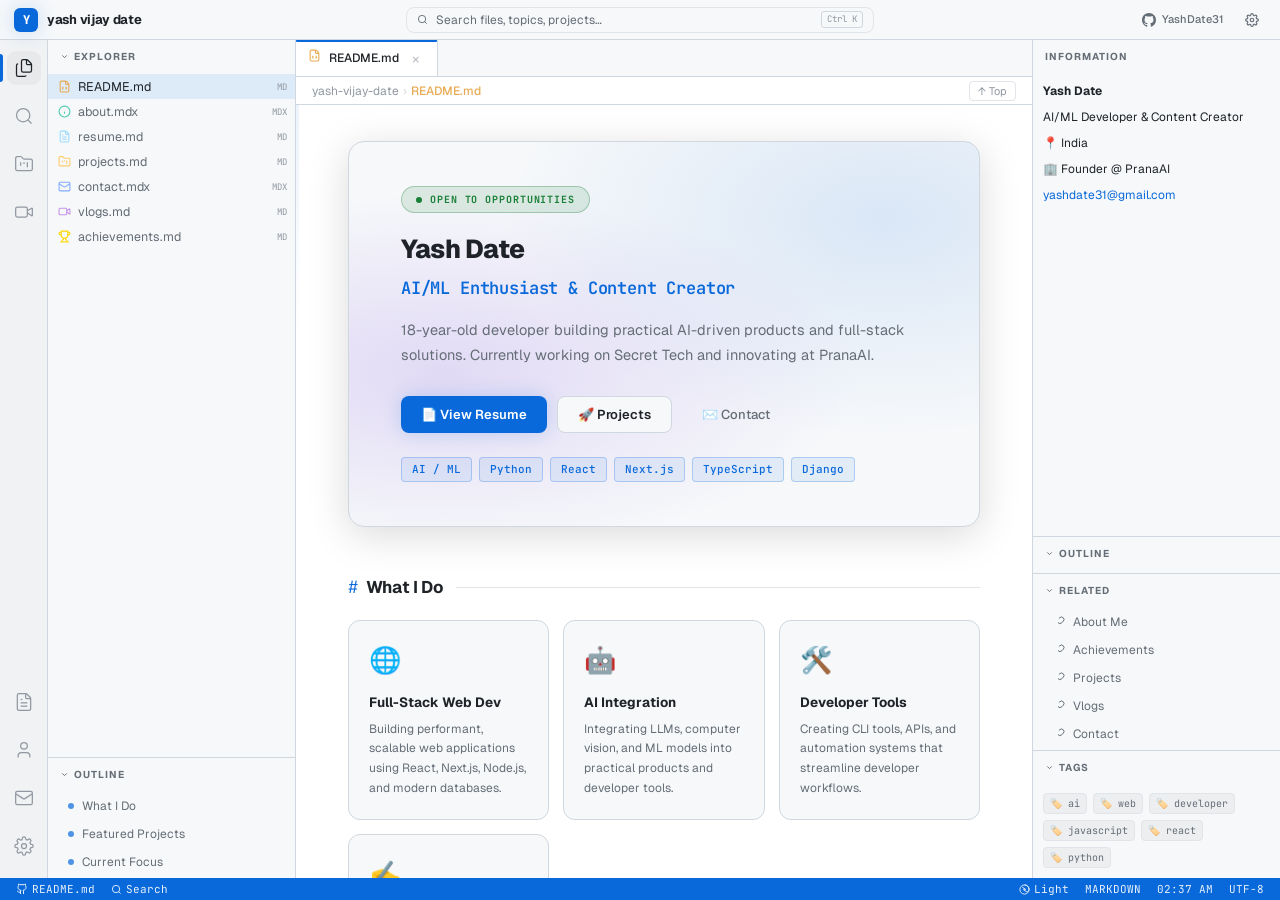
<file: index.html>
<!DOCTYPE html>
<html lang="en" data-theme="light">

<head>
  <meta charset="UTF-8">
  <meta name="viewport" content="width=device-width, initial-scale=1.0">

  <!-- ===== PRIMARY SEO META ===== -->
  <title>Yash Date | AI/ML Developer, Content Creator & Founder of PranaAI</title>
  <meta name="description"
    content="Yash Date (Yash Vijay Date) — AI/ML enthusiast, full-stack developer, and content creator. Founder of PranaAI & Techify. Building intelligent web apps and developer tools. Based in India.">
  <meta name="keywords"
    content="Yash Date, Yash Vijay Date, Yash V Date, YashDate31, PranaAI, Techify, AI developer, ML engineer, full stack developer, content creator, portfolio, India developer">
  <meta name="author" content="Yash Vijay Date">
  <meta name="robots" content="index, follow">
  <link rel="canonical" href="https://yashvijaydate.netlify.app/">

  <!-- ===== OPEN GRAPH (Facebook, LinkedIn, WhatsApp) ===== -->
  <meta property="og:type" content="website">
  <meta property="og:url" content="https://yashvijaydate.netlify.app/">
  <meta property="og:title" content="Yash Date | AI Developer & Content Creator">
  <meta property="og:description"
    content="Yash Date — AI/ML developer, founder of PranaAI, and content creator. Explore my projects, vlogs, and developer portfolio.">
  <meta property="og:site_name" content="Yash Date Portfolio">
  <meta property="og:locale" content="en_IN">

  <!-- ===== TWITTER CARD ===== -->
  <meta name="twitter:card" content="summary_large_image">
  <meta name="twitter:title" content="Yash Date | AI Developer & Founder of PranaAI">
  <meta name="twitter:description"
    content="AI/ML enthusiast, full-stack developer, and content creator. Building PranaAI & secret tech.">
  <meta name="twitter:creator" content="@
  ">

  <!-- ===== THEME & MOBILE ===== -->
  <meta name="theme-color" content="#007ACC">
  <meta name="mobile-web-app-capable" content="yes">

  <!-- ===== STRUCTURED DATA: Person + WebSite Schema ===== -->
  <script type="application/ld+json">
  {
    "@context": "https://schema.org",
    "@graph": [
      {
        "@type": "Person",
        "@id": "https://yashvijaydate.netlify.app/#person",
        "name": "Yash Date",
        "alternateName": "Yash Vijay Date",
        "alternateName": ["Yash Date", "Yash V Date", "YashDate31"],
        "description": "AI/ML enthusiast, full-stack developer, content creator, and founder of PranaAI and Techify.",
        "url": "https://yashvijaydate.netlify.app/",
        "email": "yashdate31@gmail.com",
        "image": "https://github.com/YashDate31.png",
        "sameAs": [
          "https://github.com/YashDate31",
          "https://linkedin.com/in/yash-date-a361a8329",
          "https://instagram.com/_dy.patil_"
        ],
        "jobTitle": "AI/ML Developer & Content Creator",
        "worksFor": {
          "@type": "Organization",
          "name": "PranaAI"
        },
        "knowsAbout": ["Artificial Intelligence", "Machine Learning", "Web Development", "Python", "JavaScript", "React", "Next.js", "Content Creation"]
      },
      {
        "@type": "WebSite",
        "@id": "https://yashvijaydate.netlify.app/#website",
        "url": "https://yashvijaydate.netlify.app/",
        "name": "Yash Date Portfolio",
        "description": "Personal portfolio of Yash Date — AI developer, content creator, and founder.",
        "author": { "@id": "https://yashvijaydate.netlify.app/#person" },
        "potentialAction": {
          "@type": "SearchAction",
          "target": "https://yashvijaydate.netlify.app/?q={search_term_string}",
          "query-input": "required name=search_term_string"
        }
      }
    ]
  }
  </script>

  <!-- ===== FONTS ===== -->
  <link rel="preconnect" href="https://fonts.googleapis.com">
  <link rel="preconnect" href="https://fonts.gstatic.com" crossorigin>
  <link
    href="https://fonts.googleapis.com/css2?family=Geist:wght@300;400;500;600;700;800&family=Inter:wght@300;400;500;600;700;800&family=JetBrains+Mono:wght@400;500;600&display=swap"
    rel="stylesheet">
  <link rel="stylesheet" href="style.css?v=2">
</head>

<body>

  <div id="app">

    <!-- =====================================================================
       TITLE BAR
       ===================================================================== -->
    <header id="titlebar" role="banner" aria-label="Portfolio title bar">

      <!-- Left: Logo -->
      <div class="titlebar-left">
        <div class="logo" onclick="openFile('readme')" role="link" tabindex="0" aria-label="Home">
          <div class="logo-icon" aria-hidden="true">Y</div>
          <span class="logo-text">yash vijay date</span>
        </div>
      </div>

      <!-- Center: Search -->
      <div class="titlebar-center">
        <div class="search-bar" id="search-trigger" role="button" tabindex="0" aria-label="Search files (Ctrl+K)"
          onclick="openSearch()">
          <svg width="11" height="11" viewBox="0 0 24 24" fill="none" stroke="currentColor" stroke-width="2"
            aria-hidden="true">
            <path d="m21 21-4.34-4.34" />
            <circle cx="11" cy="11" r="8" />
          </svg>
          <span style="flex:1;text-align:left;font-size:12px">Search files, topics, projects…</span>
          <kbd>Ctrl K</kbd>
        </div>
      </div>

      <!-- Right: Actions -->
      <div class="titlebar-right">
        <a href="https://github.com/YashDate31" target="_blank" rel="noopener noreferrer" class="titlebar-btn"
          title="GitHub Profile" id="github-link">
          <svg width="14" height="14" viewBox="0 0 24 24" fill="currentColor" aria-hidden="true">
            <path
              d="M12 0C5.374 0 0 5.373 0 12c0 5.302 3.438 9.8 8.207 11.387.599.111.793-.261.793-.577v-2.234c-3.338.726-4.033-1.416-4.033-1.416-.546-1.387-1.333-1.756-1.333-1.756-1.089-.745.083-.729.083-.729 1.205.084 1.839 1.237 1.839 1.237 1.07 1.834 2.807 1.304 3.492.997.107-.775.418-1.305.762-1.604-2.665-.305-5.467-1.334-5.467-5.931 0-1.311.469-2.381 1.236-3.221-.124-.303-.535-1.524.117-3.176 0 0 1.008-.322 3.301 1.23A11.509 11.509 0 0 1 12 5.803c1.02.005 2.047.138 3.006.404 2.291-1.552 3.297-1.23 3.297-1.23.653 1.653.242 2.874.118 3.176.77.84 1.235 1.911 1.235 3.221 0 4.609-2.807 5.624-5.479 5.921.43.372.823 1.102.823 2.222v3.293c0 .319.192.694.801.576C20.566 21.797 24 17.3 24 12c0-6.627-5.373-12-12-12z" />
          </svg>
          <span style="font-size:11px">YashDate31</span>
        </a>

        <!-- Settings shortcut -->
        <button class="titlebar-btn" onclick="openFile('settings')" title="Settings (Ctrl+,)"
          aria-label="Open settings">
          <svg width="14" height="14" viewBox="0 0 24 24" fill="none" stroke="currentColor" stroke-width="2"
            aria-hidden="true">
            <circle cx="12" cy="12" r="3" />
            <path
              d="M19.4 15a1.65 1.65 0 0 0 .33 1.82l.06.06a2 2 0 0 1-2.83 2.83l-.06-.06a1.65 1.65 0 0 0-1.82-.33 1.65 1.65 0 0 0-1 1.51V21a2 2 0 0 1-4 0v-.09A1.65 1.65 0 0 0 9 19.4a1.65 1.65 0 0 0-1.82.33l-.06.06a2 2 0 0 1-2.83-2.83l.06-.06A1.65 1.65 0 0 0 4.68 15a1.65 1.65 0 0 0-1.51-1H3a2 2 0 0 1 0-4h.09A1.65 1.65 0 0 0 4.6 9a1.65 1.65 0 0 0-.33-1.82l-.06-.06a2 2 0 0 1 2.83-2.83l.06.06A1.65 1.65 0 0 0 9 4.68a1.65 1.65 0 0 0 1-1.51V3a2 2 0 0 1 4 0v.09a1.65 1.65 0 0 0 1 1.51 1.65 1.65 0 0 0 1.82-.33l.06-.06a2 2 0 0 1 2.83 2.83l-.06.06A1.65 1.65 0 0 0 19.4 9a1.65 1.65 0 0 0 1.51 1H21a2 2 0 0 1 0 4h-.09a1.65 1.65 0 0 0-1.51 1z" />
          </svg>
        </button>
      </div>

    </header>

    <!-- =====================================================================
       MAIN LAYOUT
       ===================================================================== -->
    <div id="main" role="main">

      <!-- =====================================================================
         ACTIVITY BAR
         ===================================================================== -->
      <nav id="activity-bar" aria-label="Primary navigation">

        <div class="activity-top">

          <!-- Explorer / Home -->
          <div class="activity-item active" data-file="readme" id="explorer-activity-btn" title="Explorer" role="button"
            tabindex="0" aria-label="Explorer">
            <div class="active-bar"></div>
            <div class="activity-bg"></div>
            <svg width="20" height="20" viewBox="0 0 24 24" fill="none" stroke="currentColor" stroke-width="1.5"
              aria-hidden="true">
              <path d="M15 2h-4a2 2 0 0 0-2 2v11a2 2 0 0 0 2 2h8a2 2 0 0 0 2-2V8" />
              <path d="M16.706 2.706A2.4 2.4 0 0 0 15 2v5a1 1 0 0 0 1 1h5a2.4 2.4 0 0 0-.706-1.706z" />
              <path d="M5 7a2 2 0 0 0-2 2v11a2 2 0 0 0 2 2h8a2 2 0 0 0 1.732-1" />
            </svg>
            <span class="activity-tooltip">Explorer</span>
          </div>

          <!-- Search -->
          <div class="activity-item" title="Search (Ctrl+K)" role="button" tabindex="0" aria-label="Search"
            onclick="openSearch()">
            <div class="activity-bg"></div>
            <svg width="20" height="20" viewBox="0 0 24 24" fill="none" stroke="currentColor" stroke-width="1.5"
              aria-hidden="true">
              <path d="m21 21-4.34-4.34" />
              <circle cx="11" cy="11" r="8" />
            </svg>
            <span class="activity-tooltip">Search ⌘K</span>
          </div>

          <!-- Projects -->
          <div class="activity-item" data-file="projects" title="Projects" role="button" tabindex="0"
            aria-label="Projects">
            <div class="activity-bg"></div>
            <svg width="20" height="20" viewBox="0 0 24 24" fill="none" stroke="currentColor" stroke-width="1.5"
              aria-hidden="true">
              <path
                d="M4 20h16a2 2 0 0 0 2-2V8a2 2 0 0 0-2-2h-7.93a2 2 0 0 1-1.66-.9l-.82-1.2A2 2 0 0 0 7.93 3H4a2 2 0 0 0-2 2v13c0 1.1.9 2 2 2Z" />
              <path d="M8 10v4" />
              <path d="M12 10v2" />
              <path d="M16 10v6" />
            </svg>
            <span class="activity-tooltip">Projects</span>
          </div>

          <!-- Vlogs -->
          <div class="activity-item" data-file="vlogs" title="Vlogs" role="button" tabindex="0" aria-label="Vlogs">
            <div class="activity-bg"></div>
            <svg width="20" height="20" viewBox="0 0 24 24" fill="none" stroke="currentColor" stroke-width="1.5"
              aria-hidden="true">
              <path d="m16 13 5.223 3.482a.5.5 0 0 0 .777-.416V7.87a.5.5 0 0 0-.752-.432L16 10.5" />
              <rect x="2" y="6" width="14" height="12" rx="2" />
            </svg>
            <span class="activity-tooltip">Vlogs</span>
          </div>

        </div>

        <div class="activity-bottom">

          <!-- Resume -->
          <div class="activity-item" data-file="resume" title="Resume" role="button" tabindex="0" aria-label="Resume">
            <div class="activity-bg"></div>
            <svg width="20" height="20" viewBox="0 0 24 24" fill="none" stroke="currentColor" stroke-width="1.5"
              aria-hidden="true">
              <path
                d="M6 22a2 2 0 0 1-2-2V4a2 2 0 0 1 2-2h8a2.4 2.4 0 0 1 1.704.706l3.588 3.588A2.4 2.4 0 0 1 20 8v12a2 2 0 0 1-2 2z" />
              <path d="M14 2v5a1 1 0 0 0 1 1h5" />
              <path d="M10 9H8" />
              <path d="M16 13H8" />
              <path d="M16 17H8" />
            </svg>
            <span class="activity-tooltip">Resume</span>
          </div>

          <!-- About -->
          <div class="activity-item" data-file="about" title="About Me" role="button" tabindex="0"
            aria-label="About me">
            <div class="activity-bg"></div>
            <svg width="20" height="20" viewBox="0 0 24 24" fill="none" stroke="currentColor" stroke-width="1.5"
              aria-hidden="true">
              <path d="M19 21v-2a4 4 0 0 0-4-4H9a4 4 0 0 0-4 4v2" />
              <circle cx="12" cy="7" r="4" />
            </svg>
            <span class="activity-tooltip">About Me</span>
          </div>

          <!-- Contact -->
          <div class="activity-item" data-file="contact" title="Contact" role="button" tabindex="0"
            aria-label="Contact">
            <div class="activity-bg"></div>
            <svg width="20" height="20" viewBox="0 0 24 24" fill="none" stroke="currentColor" stroke-width="1.5"
              aria-hidden="true">
              <path d="m22 7-8.991 5.727a2 2 0 0 1-2.009 0L2 7" />
              <rect x="2" y="4" width="20" height="16" rx="2" />
            </svg>
            <span class="activity-tooltip">Contact</span>
          </div>

          <!-- Settings -->
          <div class="activity-item" data-file="settings" title="Settings (Ctrl+,)" role="button" tabindex="0"
            aria-label="Settings" id="settings-activity-btn">
            <div class="activity-bg"></div>
            <svg width="20" height="20" viewBox="0 0 24 24" fill="none" stroke="currentColor" stroke-width="1.5"
              aria-hidden="true">
              <circle cx="12" cy="12" r="3" />
              <path
                d="M19.4 15a1.65 1.65 0 0 0 .33 1.82l.06.06a2 2 0 0 1-2.83 2.83l-.06-.06a1.65 1.65 0 0 0-1.82-.33 1.65 1.65 0 0 0-1 1.51V21a2 2 0 0 1-4 0v-.09A1.65 1.65 0 0 0 9 19.4a1.65 1.65 0 0 0-1.82.33l-.06.06a2 2 0 0 1-2.83-2.83l.06-.06A1.65 1.65 0 0 0 4.68 15a1.65 1.65 0 0 0-1.51-1H3a2 2 0 0 1 0-4h.09A1.65 1.65 0 0 0 4.6 9a1.65 1.65 0 0 0-.33-1.82l-.06-.06a2 2 0 0 1 2.83-2.83l.06.06A1.65 1.65 0 0 0 9 4.68a1.65 1.65 0 0 0 1-1.51V3a2 2 0 0 1 4 0v.09a1.65 1.65 0 0 0 1 1.51 1.65 1.65 0 0 0 1.82-.33l.06-.06a2 2 0 0 1 2.83 2.83l-.06.06A1.65 1.65 0 0 0 19.4 9a1.65 1.65 0 0 0 1.51 1H21a2 2 0 0 1 0 4h-.09a1.65 1.65 0 0 0-1.51 1z" />
            </svg>
            <span class="activity-tooltip">Settings ⌘,</span>
          </div>

        </div>
      </nav>

      <!-- =====================================================================
         SIDEBAR
         ===================================================================== -->
      <aside id="sidebar" aria-label="File explorer">
        <div class="sidebar-panel active" id="explorer-panel">

          <!-- File Explorer Section -->
          <div class="sidebar-section">
            <div class="sidebar-header">
              <span class="sidebar-header-title">
                <svg width="9" height="9" viewBox="0 0 24 24" fill="none" stroke="currentColor" stroke-width="2.5"
                  style="transform:rotate(90deg)" aria-hidden="true">
                  <path d="m9 18 6-6-6-6" />
                </svg>
                Explorer
              </span>
            </div>
            <div class="sidebar-file-list" id="file-list" role="listbox" aria-label="Files"></div>
          </div>

          <!-- Outline Section -->
          <div class="sidebar-section">
            <div class="sidebar-header">
              <span class="sidebar-header-title">
                <svg width="9" height="9" viewBox="0 0 24 24" fill="none" stroke="currentColor" stroke-width="2.5"
                  style="transform:rotate(90deg)" aria-hidden="true">
                  <path d="m9 18 6-6-6-6" />
                </svg>
                Outline
              </span>
            </div>
            <div class="outline-section" id="outline-section"></div>
          </div>

        </div>
      </aside>

      <!-- =====================================================================
         EDITOR AREA
         ===================================================================== -->
      <div id="editor-area">

        <!-- Tab Bar -->
        <div id="tabs" role="tablist" aria-label="Open editor tabs"></div>

        <!-- Breadcrumb -->
        <div id="breadcrumb" aria-label="File breadcrumb"></div>

        <!-- Content View -->
        <div id="content-view" role="region" aria-label="File content" tabindex="0"></div>

      </div>

      <!-- =====================================================================
         RIGHT SIDEBAR
         ===================================================================== -->
      <aside id="right-sidebar" class="sidebar">
        <div class="sidebar-panel active">
          <!-- Information Section -->
          <div class="sidebar-section">
            <div class="sidebar-header">
              <span class="sidebar-header-title">INFORMATION</span>
            </div>
            <div style="padding: 10px; font-size: 12px; line-height: 1.5; color: var(--text-secondary);">
              <div style="margin-bottom: 8px;"><strong>Yash Date</strong></div>
              <div style="margin-bottom: 8px;">AI/ML Developer & Content Creator</div>
              <div style="margin-bottom: 8px;">📍 India</div>
              <div style="margin-bottom: 8px;">🏢 Founder @ PranaAI</div>
              <a href="mailto:yashdate31@gmail.com"
                style="color: var(--accent); text-decoration: none;">yashdate31@gmail.com</a>
            </div>
          </div>

          <!-- Outline Section -->
          <div class="sidebar-section">
            <div class="sidebar-header">
              <span class="sidebar-header-title">
                <svg width="9" height="9" viewBox="0 0 24 24" fill="none" stroke="currentColor" stroke-width="2.5"
                  style="transform:rotate(90deg)" aria-hidden="true">
                  <path d="m9 18 6-6-6-6" />
                </svg>
                OUTLINE
              </span>
            </div>
            <div class="outline-section" id="right-outline-section"></div>
          </div>

          <!-- Related Section -->
          <div class="sidebar-section">
            <div class="sidebar-header">
              <span class="sidebar-header-title">
                <svg width="9" height="9" viewBox="0 0 24 24" fill="none" stroke="currentColor" stroke-width="2.5"
                  style="transform:rotate(90deg)" aria-hidden="true">
                  <path d="m9 18 6-6-6-6" />
                </svg>
                RELATED
              </span>
            </div>
            <div class="outline-section">
              <a class="outline-item" href="#" onclick="openFile('about'); return false;">
                <svg width="12" height="12" viewBox="0 0 24 24" fill="none" stroke="currentColor" stroke-width="2">
                  <path d="M10 13a5 5 0 0 0 7.54.54l3-3a5 5 0 0 0-7.07-7.07l-1.72 1.71" />
                </svg>
                About Me
              </a>
              <a class="outline-item" href="#" onclick="openFile('achievements'); return false;">
                <svg width="12" height="12" viewBox="0 0 24 24" fill="none" stroke="currentColor" stroke-width="2">
                  <path d="M10 13a5 5 0 0 0 7.54.54l3-3a5 5 0 0 0-7.07-7.07l-1.72 1.71" />
                </svg>
                Achievements
              </a>
              <a class="outline-item" href="#" onclick="openFile('projects'); return false;">
                <svg width="12" height="12" viewBox="0 0 24 24" fill="none" stroke="currentColor" stroke-width="2">
                  <path d="M10 13a5 5 0 0 0 7.54.54l3-3a5 5 0 0 0-7.07-7.07l-1.72 1.71" />
                </svg>
                Projects
              </a>
              <a class="outline-item" href="#" onclick="openFile('vlogs'); return false;">
                <svg width="12" height="12" viewBox="0 0 24 24" fill="none" stroke="currentColor" stroke-width="2">
                  <path d="M10 13a5 5 0 0 0 7.54.54l3-3a5 5 0 0 0-7.07-7.07l-1.72 1.71" />
                </svg>
                Vlogs
              </a>
              <a class="outline-item" href="#" onclick="openFile('contact'); return false;">
                <svg width="12" height="12" viewBox="0 0 24 24" fill="none" stroke="currentColor" stroke-width="2">
                  <path d="M10 13a5 5 0 0 0 7.54.54l3-3a5 5 0 0 0-7.07-7.07l-1.72 1.71" />
                </svg>
                Contact
              </a>
            </div>
          </div>

          <!-- Tags Section -->
          <div class="sidebar-section">
            <div class="sidebar-header">
              <span class="sidebar-header-title">
                <svg width="9" height="9" viewBox="0 0 24 24" fill="none" stroke="currentColor" stroke-width="2.5"
                  style="transform:rotate(90deg)" aria-hidden="true">
                  <path d="m9 18 6-6-6-6" />
                </svg>
                TAGS
              </span>
            </div>
            <div style="padding: 10px; display: flex; flex-wrap: wrap; gap: 6px;">
              <span class="skill-tag" style="font-size: 10px; padding: 2px 6px;">🏷️ ai</span>
              <span class="skill-tag" style="font-size: 10px; padding: 2px 6px;">🏷️ web</span>
              <span class="skill-tag" style="font-size: 10px; padding: 2px 6px;">🏷️ developer</span>
              <span class="skill-tag" style="font-size: 10px; padding: 2px 6px;">🏷️ javascript</span>
              <span class="skill-tag" style="font-size: 10px; padding: 2px 6px;">🏷️ react</span>
              <span class="skill-tag" style="font-size: 10px; padding: 2px 6px;">🏷️ python</span>
            </div>
          </div>
        </div>
      </aside>
    </div><!-- /#main -->

    <!-- =====================================================================
       STATUS BAR

       ===================================================================== -->
    <footer id="statusbar" aria-label="Editor status bar">
      <div class="statusbar-left">

        <div class="statusbar-item" onclick="openFile('settings')" title="Open Settings" style="cursor:pointer;">
          <svg width="12" height="12" viewBox="0 0 24 24" fill="none" stroke="currentColor" stroke-width="2"
            aria-hidden="true">
            <path
              d="M15 22v-4a4.8 4.8 0 0 0-1-3.5c3 0 6-2 6-5.5.08-1.25-.27-2.48-1-3.5.28-1.15.28-2.35 0-3.5 0 0-1 0-3 1.5-2.64-.5-5.36-.5-8 0C6 2 5 2 5 2c-.3 1.15-.3 2.35 0 3.5A5.403 5.403 0 0 0 4 9c0 3.5 3 5.5 6 5.5-.39.49-.68 1.05-.85 1.65-.17.6-.22 1.23-.15 1.85v4" />
            <path d="M9 18c-4.51 2-5-2-7-2" />
          </svg>
          <span id="status-file" style="font-family:var(--font-mono)">README.md</span>
        </div>

        <div class="statusbar-item" onclick="openSearch()" title="Search Files" style="cursor:pointer;">
          <svg width="11" height="11" viewBox="0 0 24 24" fill="none" stroke="currentColor" stroke-width="2"
            aria-hidden="true">
            <path d="m21 21-4.34-4.34" />
            <circle cx="11" cy="11" r="8" />
          </svg>
          <span>Search</span>
        </div>

      </div>

      <div class="statusbar-right">

        <div class="statusbar-item" title="Current theme" onclick="openFile('settings')" style="cursor:pointer;">
          <svg width="11" height="11" viewBox="0 0 24 24" fill="none" stroke="currentColor" stroke-width="2"
            aria-hidden="true">
            <circle cx="12" cy="12" r="10" />
            <path d="M12 2a10 10 0 0 1 10 10c0 2.5-2.5 5-5 5s-5-2.5-5-5-2.5-5-5-5" />
            <circle cx="12" cy="12" r="2" />
          </svg>
          <span id="status-theme">GitHub Dark</span>
        </div>

        <div class="statusbar-item" title="Language mode">
          <span id="status-lang" style="font-family:var(--font-mono)">MARKDOWN</span>
        </div>

        <div class="statusbar-item" title="Current time">
          <span id="status-clock" style="font-family:var(--font-mono)"></span>
        </div>

        <div class="statusbar-item" title="Encoding">
          <span>UTF-8</span>
        </div>

      </div>
    </footer>

  </div><!-- /#app -->

  <!-- =====================================================================
     SEARCH OVERLAY
     ===================================================================== -->
  <div id="search-overlay" role="dialog" aria-modal="true" aria-label="Command palette">
    <div class="search-modal">
      <div class="search-modal-input-wrapper">
        <svg width="16" height="16" viewBox="0 0 24 24" fill="none" stroke="currentColor" stroke-width="2"
          aria-hidden="true">
          <path d="m21 21-4.34-4.34" />
          <circle cx="11" cy="11" r="8" />
        </svg>
        <input type="text" id="search-input" placeholder="Search files and topics..." autocomplete="off"
          aria-label="Search query">
      </div>
      <div class="search-modal-hint">
        <span><kbd>↑↓</kbd> navigate</span>
        <span><kbd>Enter</kbd> open</span>
        <span><kbd>Esc</kbd> close</span>
      </div>
      <div id="search-results" role="listbox" aria-label="Search results"></div>
    </div>
  </div>

  <!-- =====================================================================
     TOAST CONTAINER
     ===================================================================== -->
  <div id="toast-container" role="alert" aria-live="polite"></div>

  <!-- Scripts -->
  <script src="content.js?v=2" charset="utf-8"></script>
  <script src="script.js?v=2" charset="utf-8"></script>

</body>

</html>
</file>
<file: style.css>
/* =============================================
   PORTFOLIO OS — style.css  v2.0
   IDE-inspired portfolio with multi-theme support
   ============================================= */

@import url('https://fonts.googleapis.com/css2?family=Inter:wght@300;400;500;600;700;800&family=JetBrains+Mono:wght@400;500;600&family=Geist:wght@300;400;500;600;700;800&display=swap');


:root,
[data-theme="dark-plus"] {
  --font-sans: 'Geist', 'Inter', -apple-system, sans-serif;
  --font-mono: 'JetBrains Mono', 'Fira Code', monospace;

  --bg-main:         #0d1117;
  --bg-sidebar:      #161b22;
  --bg-activity:     #010409;
  --bg-titlebar:     #0d1117;
  --bg-hover:        rgba(177,186,196,0.08);
  --bg-selection:    rgba(56,139,253,0.15);
  --bg-input:        #161b22;
  --bg-card:         #161b22;
  --bg-overlay:      rgba(1,4,9,0.85);

  --border-main:     #30363d;
  --border-secondary:#21262d;

  --fg-primary:      #e6edf3;
  --fg-secondary:    #8b949e;
  --fg-muted:        #6e7681;

  --accent:          #388bfd;
  --accent-hover:    #58a6ff;
  --accent-glow:     rgba(56,139,253,0.3);
  --accent-subtle:   rgba(56,139,253,0.1);

  --accent2:         #7c3aed;
  --accent2-glow:    rgba(124,58,237,0.2);

  --green:           #3fb950;
  --green-glow:      rgba(63,185,80,0.2);
  --orange:          #d29922;
  --red:             #f85149;
  --cyan:            #39c5cf;
  --pink:            #e879f9;

  --tab-active:      #0d1117;
  --tab-inactive:    #161b22;
  --statusbar-bg:    #388bfd;
  --statusbar-fg:    #ffffff;

  --scrollbar:       #21262d;
  --scrollbar-hover: #30363d;

  --shadow-xs: 0 1px 2px rgba(0,0,0,0.5);
  --shadow-sm: 0 2px 8px rgba(0,0,0,0.6);
  --shadow-md: 0 4px 20px rgba(0,0,0,0.7);
  --shadow-lg: 0 8px 40px rgba(0,0,0,0.85);
  --shadow-xl: 0 16px 64px rgba(0,0,0,0.9);
  --glow-accent: 0 0 24px var(--accent-glow);

  --radius-sm: 4px;
  --radius-md: 8px;
  --radius-lg: 12px;
  --radius-xl: 16px;
  --radius-full: 9999px;
}

/* ---- Theme: One Dark Pro ---- */
[data-theme="one-dark"] {
  --bg-main:         #21252b;
  --bg-sidebar:      #282c34;
  --bg-activity:     #1c2026;
  --bg-titlebar:     #21252b;
  --bg-hover:        rgba(255,255,255,0.06);
  --bg-selection:    rgba(99,163,255,0.15);
  --bg-input:        #1d2127;
  --bg-card:         #282c34;
  --bg-overlay:      rgba(0,0,0,0.75);

  --border-main:     #3e4451;
  --border-secondary:#2c313a;

  --fg-primary:      #abb2bf;
  --fg-secondary:    #5c6370;
  --fg-muted:        #4b5263;

  --accent:          #61afef;
  --accent-hover:    #81c0f5;
  --accent-glow:     rgba(97,175,239,0.3);
  --accent-subtle:   rgba(97,175,239,0.1);

  --accent2:         #c678dd;
  --green:           #98c379;
  --green-glow:      rgba(152,195,121,0.2);
  --orange:          #d19a66;
  --red:             #e06c75;
  --cyan:            #56b6c2;
  --pink:            #c678dd;

  --tab-active:      #21252b;
  --tab-inactive:    #282c34;
  --statusbar-bg:    #61afef;
  --statusbar-fg:    #21252b;

  --scrollbar:       #3e4451;
  --scrollbar-hover: #4b5263;

  --shadow-xs: 0 1px 2px rgba(0,0,0,0.4);
  --shadow-sm: 0 2px 8px rgba(0,0,0,0.5);
  --shadow-md: 0 4px 20px rgba(0,0,0,0.6);
  --shadow-lg: 0 8px 40px rgba(0,0,0,0.7);
  --shadow-xl: 0 16px 64px rgba(0,0,0,0.8);
  --glow-accent: 0 0 24px var(--accent-glow);
}

/* ---- Theme: Dracula ---- */
[data-theme="dracula"] {
  --bg-main:         #282a36;
  --bg-sidebar:      #21222c;
  --bg-activity:     #191a21;
  --bg-titlebar:     #191a21;
  --bg-hover:        rgba(255,255,255,0.05);
  --bg-selection:    rgba(189,147,249,0.15);
  --bg-input:        #191a21;
  --bg-card:         #21222c;
  --bg-overlay:      rgba(0,0,0,0.75);

  --border-main:     #44475a;
  --border-secondary:#383a4a;

  --fg-primary:      #f8f8f2;
  --fg-secondary:    #6272a4;
  --fg-muted:        #44475a;

  --accent:          #bd93f9;
  --accent-hover:    #caa7fb;
  --accent-glow:     rgba(189,147,249,0.35);
  --accent-subtle:   rgba(189,147,249,0.12);

  --accent2:         #ff79c6;
  --green:           #50fa7b;
  --green-glow:      rgba(80,250,123,0.2);
  --orange:          #ffb86c;
  --red:             #ff5555;
  --cyan:            #8be9fd;
  --pink:            #ff79c6;

  --tab-active:      #282a36;
  --tab-inactive:    #21222c;
  --statusbar-bg:    #bd93f9;
  --statusbar-fg:    #282a36;

  --scrollbar:       #44475a;
  --scrollbar-hover: #6272a4;

  --shadow-xs: 0 1px 2px rgba(0,0,0,0.5);
  --shadow-sm: 0 2px 8px rgba(0,0,0,0.6);
  --shadow-md: 0 4px 20px rgba(0,0,0,0.7);
  --shadow-lg: 0 8px 40px rgba(0,0,0,0.8);
  --shadow-xl: 0 16px 64px rgba(0,0,0,0.9);
  --glow-accent: 0 0 30px var(--accent-glow);
}

/* ---- Theme: Catppuccin Mocha ---- */
[data-theme="catppuccin"] {
  --bg-main:         #1e1e2e;
  --bg-sidebar:      #181825;
  --bg-activity:     #11111b;
  --bg-titlebar:     #11111b;
  --bg-hover:        rgba(205,214,244,0.07);
  --bg-selection:    rgba(137,180,250,0.15);
  --bg-input:        #181825;
  --bg-card:         #181825;
  --bg-overlay:      rgba(0,0,0,0.75);

  --border-main:     #313244;
  --border-secondary:#24273a;

  --fg-primary:      #cdd6f4;
  --fg-secondary:    #a6adc8;
  --fg-muted:        #6c7086;

  --accent:          #89b4fa;
  --accent-hover:    #a5c9ff;
  --accent-glow:     rgba(137,180,250,0.3);
  --accent-subtle:   rgba(137,180,250,0.1);

  --accent2:         #cba6f7;
  --green:           #a6e3a1;
  --green-glow:      rgba(166,227,161,0.2);
  --orange:          #fab387;
  --red:             #f38ba8;
  --cyan:            #89dceb;
  --pink:            #f5c2e7;

  --tab-active:      #1e1e2e;
  --tab-inactive:    #181825;
  --statusbar-bg:    #89b4fa;
  --statusbar-fg:    #1e1e2e;

  --scrollbar:       #313244;
  --scrollbar-hover: #45475a;

  --shadow-xs: 0 1px 2px rgba(0,0,0,0.5);
  --shadow-sm: 0 2px 8px rgba(0,0,0,0.6);
  --shadow-md: 0 4px 20px rgba(0,0,0,0.7);
  --shadow-lg: 0 8px 40px rgba(0,0,0,0.8);
  --shadow-xl: 0 16px 64px rgba(0,0,0,0.9);
  --glow-accent: 0 0 28px var(--accent-glow);
}

/* ---- Theme: Tokyo Night ---- */
[data-theme="tokyo-night"] {
  --bg-main:         #1a1b26;
  --bg-sidebar:      #16161e;
  --bg-activity:     #13131a;
  --bg-titlebar:     #13131a;
  --bg-hover:        rgba(192,202,245,0.06);
  --bg-selection:    rgba(122,162,247,0.15);
  --bg-input:        #16161e;
  --bg-card:         #16161e;
  --bg-overlay:      rgba(0,0,0,0.8);

  --border-main:     #292e42;
  --border-secondary:#1f2335;

  --fg-primary:      #c0caf5;
  --fg-secondary:    #565f89;
  --fg-muted:        #414868;

  --accent:          #7aa2f7;
  --accent-hover:    #9ab8ff;
  --accent-glow:     rgba(122,162,247,0.3);
  --accent-subtle:   rgba(122,162,247,0.1);

  --accent2:         #bb9af7;
  --green:           #9ece6a;
  --green-glow:      rgba(158,206,106,0.2);
  --orange:          #ff9e64;
  --red:             #f7768e;
  --cyan:            #7dcfff;
  --pink:            #ff007c;

  --tab-active:      #1a1b26;
  --tab-inactive:    #16161e;
  --statusbar-bg:    #7aa2f7;
  --statusbar-fg:    #1a1b26;

  --scrollbar:       #292e42;
  --scrollbar-hover: #3b4261;

  --shadow-xs: 0 1px 2px rgba(0,0,0,0.5);
  --shadow-sm: 0 2px 8px rgba(0,0,0,0.6);
  --shadow-md: 0 4px 20px rgba(0,0,0,0.7);
  --shadow-lg: 0 8px 40px rgba(0,0,0,0.8);
  --shadow-xl: 0 16px 64px rgba(0,0,0,0.9);
  --glow-accent: 0 0 28px var(--accent-glow);
}

/* ---- Theme: Nord ---- */
[data-theme="nord"] {
  --bg-main:         #2e3440;
  --bg-sidebar:      #272c37;
  --bg-activity:     #222731;
  --bg-titlebar:     #222731;
  --bg-hover:        rgba(216,222,233,0.07);
  --bg-selection:    rgba(129,161,193,0.2);
  --bg-input:        #222731;
  --bg-card:         #272c37;
  --bg-overlay:      rgba(0,0,0,0.7);

  --border-main:     #3b4252;
  --border-secondary:#313742;

  --fg-primary:      #eceff4;
  --fg-secondary:    #9aa0ad;
  --fg-muted:        #616e88;

  --accent:          #81a1c1;
  --accent-hover:    #88c0d0;
  --accent-glow:     rgba(129,161,193,0.3);
  --accent-subtle:   rgba(129,161,193,0.1);

  --accent2:         #b48ead;
  --green:           #a3be8c;
  --green-glow:      rgba(163,190,140,0.2);
  --orange:          #d08770;
  --red:             #bf616a;
  --cyan:            #88c0d0;
  --pink:            #b48ead;

  --tab-active:      #2e3440;
  --tab-inactive:    #272c37;
  --statusbar-bg:    #5e81ac;
  --statusbar-fg:    #eceff4;

  --scrollbar:       #3b4252;
  --scrollbar-hover: #4c566a;

  --shadow-xs: 0 1px 2px rgba(0,0,0,0.4);
  --shadow-sm: 0 2px 8px rgba(0,0,0,0.5);
  --shadow-md: 0 4px 20px rgba(0,0,0,0.6);
  --shadow-lg: 0 8px 40px rgba(0,0,0,0.7);
  --shadow-xl: 0 16px 64px rgba(0,0,0,0.8);
  --glow-accent: 0 0 24px var(--accent-glow);
}

/* ---- Theme: Light (Github Light) ---- */
[data-theme="light"] {
  --bg-main:         #ffffff;
  --bg-sidebar:      #f6f8fa;
  --bg-activity:     #f0f2f4;
  --bg-titlebar:     #f6f8fa;
  --bg-hover:        rgba(0,0,0,0.04);
  --bg-selection:    rgba(9,105,218,0.1);
  --bg-input:        #f6f8fa;
  --bg-card:         #f6f8fa;
  --bg-overlay:      rgba(0,0,0,0.4);

  --border-main:     #d0d7de;
  --border-secondary:#e1e4e8;

  --fg-primary:      #1f2328;
  --fg-secondary:    #656d76;
  --fg-muted:        #9198a1;

  --accent:          #0969da;
  --accent-hover:    #0055cc;
  --accent-glow:     rgba(9,105,218,0.2);
  --accent-subtle:   rgba(9,105,218,0.08);

  --accent2:         #8250df;
  --green:           #1a7f37;
  --green-glow:      rgba(26,127,55,0.15);
  --orange:          #953800;
  --red:             #cf222e;
  --cyan:            #0969da;
  --pink:            #bf3989;

  --tab-active:      #ffffff;
  --tab-inactive:    #f6f8fa;
  --statusbar-bg:    #0969da;
  --statusbar-fg:    #ffffff;

  --scrollbar:       #d0d7de;
  --scrollbar-hover: #afb8c1;

  --shadow-xs: 0 1px 2px rgba(0,0,0,0.08);
  --shadow-sm: 0 2px 8px rgba(0,0,0,0.1);
  --shadow-md: 0 4px 20px rgba(0,0,0,0.12);
  --shadow-lg: 0 8px 40px rgba(0,0,0,0.15);
  --shadow-xl: 0 16px 64px rgba(0,0,0,0.18);
  --glow-accent: 0 0 20px var(--accent-glow);
}

/* ---- Theme: Monokai ---- */
[data-theme="monokai"] {
  --bg-main:         #272822;
  --bg-sidebar:      #1e1f1a;
  --bg-activity:     #19191a;
  --bg-titlebar:     #19191a;
  --bg-hover:        rgba(255,255,255,0.06);
  --bg-selection:    rgba(253,151,31,0.15);
  --bg-input:        #1e1f1a;
  --bg-card:         #1e1f1a;
  --bg-overlay:      rgba(0,0,0,0.8);

  --border-main:     #3d3e38;
  --border-secondary:#33342e;

  --fg-primary:      #f8f8f2;
  --fg-secondary:    #75715e;
  --fg-muted:        #5c5c4a;

  --accent:          #fd971f;
  --accent-hover:    #ffad4e;
  --accent-glow:     rgba(253,151,31,0.35);
  --accent-subtle:   rgba(253,151,31,0.1);

  --accent2:         #ae81ff;
  --green:           #a6e22e;
  --green-glow:      rgba(166,226,46,0.2);
  --orange:          #fd971f;
  --red:             #f92672;
  --cyan:            #66d9e8;
  --pink:            #f92672;

  --tab-active:      #272822;
  --tab-inactive:    #1e1f1a;
  --statusbar-bg:    #fd971f;
  --statusbar-fg:    #272822;

  --scrollbar:       #3d3e38;
  --scrollbar-hover: #75715e;

  --shadow-xs: 0 1px 2px rgba(0,0,0,0.5);
  --shadow-sm: 0 2px 8px rgba(0,0,0,0.6);
  --shadow-md: 0 4px 20px rgba(0,0,0,0.7);
  --shadow-lg: 0 8px 40px rgba(0,0,0,0.8);
  --shadow-xl: 0 16px 64px rgba(0,0,0,0.9);
  --glow-accent: 0 0 28px var(--accent-glow);
}

/* ================================================
   TRANSITIONS — smooth theme switching
   ================================================ */
*, *::before, *::after {
  box-sizing: border-box;
  margin: 0;
  padding: 0;
  transition: background-color 0.25s ease, border-color 0.25s ease, color 0.2s ease;
}

/* But NOT transform/opacity/shadow for performance */
.tab, .activity-item, .file-item, .feature-card, .project-card,
.btn-primary, .btn-secondary, input, textarea {
  transition: background-color 0.25s ease, border-color 0.25s ease,
              color 0.2s ease, transform 0.15s ease, box-shadow 0.15s ease,
              opacity 0.15s ease;
}

html, body {
  height: 100%;
  overflow: hidden;
  font-family: var(--font-sans);
  background: var(--bg-main);
  color: var(--fg-primary);
  font-size: 14px;
  -webkit-font-smoothing: antialiased;
  -moz-osx-font-smoothing: grayscale;
  line-height: 1.5;
}

a { color: var(--accent); text-decoration: none; }
a:hover { color: var(--accent-hover); }

/* ---- Scrollbar ---- */
::-webkit-scrollbar { width: 7px; height: 7px; }
::-webkit-scrollbar-track { background: transparent; }
::-webkit-scrollbar-thumb { background: var(--scrollbar); border-radius: 4px; border: 1px solid transparent; }
::-webkit-scrollbar-thumb:hover { background: var(--scrollbar-hover); }

/* ================================================
   APP SHELL
   ================================================ */
#app {
  display: flex;
  flex-direction: column;
  height: 100dvh;
  width: 100vw;
  overflow: hidden;
  background: var(--bg-main);
}

/* ---- Title Bar ---- */
#titlebar {
  height: 40px;
  display: flex;
  align-items: center;
  justify-content: space-between;
  padding: 0 12px;
  background: var(--bg-titlebar);
  border-bottom: 1px solid var(--border-main);
  flex-shrink: 0;
  z-index: 50;
  user-select: none;
}

.titlebar-left { display: flex; align-items: center; gap: 10px; min-width: 180px; }

.logo {
  display: flex;
  align-items: center;
  gap: 9px;
  cursor: pointer;
  border-radius: var(--radius-md);
  padding: 2px 6px 2px 2px;
  transition: background 0.15s !important;
}
.logo:hover { background: var(--bg-hover); }

.logo-icon {
  width: 24px;
  height: 24px;
  border-radius: 6px;
  background: var(--accent);
  display: flex;
  align-items: center;
  justify-content: center;
  font-family: var(--font-mono);
  font-size: 12px;
  font-weight: 800;
  color: white;
  flex-shrink: 0;
  box-shadow: var(--glow-accent);
}

.logo-text { font-size: 13px; font-weight: 700; letter-spacing: -0.3px; color: var(--fg-primary); }

.titlebar-center { flex: 1; max-width: 500px; display: flex; justify-content: center; padding: 0 16px; }

.search-bar {
  width: 100%;
  display: flex;
  align-items: center;
  gap: 8px;
  height: 26px;
  padding: 0 10px;
  border-radius: var(--radius-md);
  background: var(--bg-input);
  border: 1px solid var(--border-secondary);
  color: var(--fg-secondary);
  font-size: 11px;
  cursor: pointer;
  font-family: var(--font-sans);
}

.search-bar:hover {
  border-color: var(--accent);
  color: var(--fg-primary);
  box-shadow: 0 0 0 3px var(--accent-glow);
}

.search-bar kbd {
  margin-left: auto;
  font-size: 9px;
  font-family: var(--font-mono);
  background: var(--bg-sidebar);
  border: 1px solid var(--border-main);
  padding: 1px 5px;
  border-radius: 3px;
  color: var(--fg-muted);
}

.titlebar-right { display: flex; align-items: center; gap: 4px; min-width: 180px; justify-content: flex-end; }

.titlebar-btn {
  display: flex;
  align-items: center;
  gap: 6px;
  height: 26px;
  padding: 0 9px;
  border-radius: var(--radius-md);
  color: var(--fg-secondary);
  font-size: 11px;
  cursor: pointer;
  border: none;
  background: none;
  font-family: var(--font-sans);
  font-weight: 500;
}

.titlebar-btn:hover { background: var(--bg-hover); color: var(--fg-primary); }

/* ---- Main ---- */
#main { display: flex; flex: 1; overflow: hidden; }

/* ================================================
   ACTIVITY BAR
   ================================================ */
#activity-bar {
  width: 48px;
  background: var(--bg-activity);
  display: flex;
  flex-direction: column;
  justify-content: space-between;
  height: 100%;
  flex-shrink: 0;
  z-index: 40;
  border-right: 1px solid var(--border-main);
}

.activity-top { display: flex; flex-direction: column; padding-top: 4px; }
.activity-bottom { display: flex; flex-direction: column; padding-bottom: 8px; }

.activity-item {
  position: relative;
  width: 48px;
  height: 48px;
  display: flex;
  align-items: center;
  justify-content: center;
  cursor: pointer;
  color: var(--fg-muted);
}

.activity-item:hover { color: var(--fg-primary); }
.activity-item.active { color: var(--fg-primary); }

.activity-item .activity-bg {
  position: absolute;
  inset: 7px;
  border-radius: 9px;
  background: var(--bg-hover);
  opacity: 0;
}

.activity-item:hover .activity-bg,
.activity-item.active .activity-bg { opacity: 1; }

.activity-item .active-bar {
  position: absolute;
  left: 0;
  top: 10px;
  bottom: 10px;
  width: 3px;
  background: var(--accent);
  border-radius: 0 3px 3px 0;
  opacity: 0;
  transition: opacity 0.15s !important;
}

.activity-item.active .active-bar { opacity: 1; }

.activity-item svg { position: relative; z-index: 1; }

.activity-tooltip {
  position: absolute;
  left: calc(100% + 12px);
  background: var(--bg-card);
  border: 1px solid var(--border-main);
  border-radius: var(--radius-md);
  padding: 5px 10px;
  font-size: 11px;
  white-space: nowrap;
  color: var(--fg-primary);
  opacity: 0;
  pointer-events: none;
  z-index: 200;
  box-shadow: var(--shadow-md);
  font-weight: 500;
}

.activity-item:hover .activity-tooltip { opacity: 1; }

/* ================================================
   SIDEBAR
   ================================================ */
#sidebar {
  width: 248px;
  background: var(--bg-sidebar);
  border-right: 1px solid var(--border-main);
  display: flex;
  flex-direction: column;
  height: 100%;
  flex-shrink: 0;
  overflow: hidden;
}

.sidebar-panel { display: none; flex-direction: column; height: 100%; overflow: hidden; }
.sidebar-panel.active { display: flex; }

.sidebar-section {
  display: flex;
  flex-direction: column;
  overflow: hidden;
  flex: 1 1 auto;
}

.sidebar-section + .sidebar-section {
  border-top: 1px solid var(--border-main);
  flex: 0 0 auto;
  max-height: 180px;
}

.sidebar-header {
  height: 32px;
  display: flex;
  align-items: center;
  justify-content: space-between;
  padding: 0 8px 0 12px;
  font-size: 10px;
  font-weight: 700;
  text-transform: uppercase;
  letter-spacing: 0.1em;
  color: var(--fg-secondary);
  user-select: none;
  flex-shrink: 0;
}

.sidebar-header-title { display: flex; align-items: center; gap: 5px; }

.sidebar-file-list { flex: 1; overflow-y: auto; padding: 2px 0; }

.file-item {
  display: flex;
  align-items: center;
  padding: 4px 8px 4px 10px;
  cursor: pointer;
  color: var(--fg-secondary);
  font-size: 12.5px;
  gap: 7px;
  border: none;
  background: none;
  width: 100%;
  text-align: left;
  font-family: var(--font-sans);
  border-radius: 0;
  margin: 0;
}

.file-item:hover { background: var(--bg-hover); color: var(--fg-primary); }
.file-item.active { background: var(--bg-selection); color: var(--fg-primary); }

.file-item .file-icon { flex-shrink: 0; display: flex; align-items: center; }
.file-item .file-name { flex: 1; overflow: hidden; text-overflow: ellipsis; white-space: nowrap; }
.file-item .file-lang-badge {
  font-size: 9px;
  font-family: var(--font-mono);
  color: var(--fg-muted);
  flex-shrink: 0;
}

.outline-section { padding: 2px 0; overflow-y: auto; }

.outline-item {
  display: flex;
  align-items: center;
  gap: 8px;
  padding: 5px 12px 5px 20px;
  font-size: 12px;
  color: var(--fg-secondary);
  cursor: pointer;
  text-decoration: none;
}

.outline-item:hover { background: var(--bg-hover); color: var(--fg-primary); }

.outline-dot {
  width: 6px;
  height: 6px;
  border-radius: 50%;
  background: var(--accent);
  flex-shrink: 0;
  opacity: 0.7;
}

/* ================================================
   EDITOR AREA
   ================================================ */
#editor-area {
  flex: 1;
  display: flex;
  flex-direction: column;
  overflow: hidden;
  background: var(--bg-main);
  min-width: 0;
}

/* ---- Tab Bar ---- */
#tabs {
  display: flex;
  background: var(--bg-sidebar);
  border-bottom: 1px solid var(--border-main);
  overflow-x: auto;
  flex-shrink: 0;
  scrollbar-width: none;
}
#tabs::-webkit-scrollbar { display: none; }

.tab {
  display: flex;
  align-items: center;
  gap: 8px;
  min-width: 130px;
  max-width: 190px;
  height: 36px;
  padding: 0 12px;
  border-right: 1px solid var(--border-main);
  cursor: pointer;
  font-size: 12px;
  color: var(--fg-muted);
  background: var(--tab-inactive);
  flex-shrink: 0;
  position: relative;
  user-select: none;
}

.tab:hover { color: var(--fg-primary); background: var(--bg-hover); }

.tab.active {
  background: var(--tab-active);
  color: var(--fg-primary);
}

.tab.active::after {
  content: '';
  position: absolute;
  top: 0; left: 0; right: 0;
  height: 2px;
  background: var(--accent);
  border-radius: 0 0 1px 1px;
}

.tab-icon { flex-shrink: 0; }

.tab-filename { flex: 1; overflow: hidden; text-overflow: ellipsis; white-space: nowrap; font-weight: 500; }

.tab-close {
  margin-left: auto;
  width: 18px;
  height: 18px;
  border-radius: 4px;
  display: flex;
  align-items: center;
  justify-content: center;
  color: var(--fg-muted);
  font-size: 15px;
  opacity: 0;
  flex-shrink: 0;
  line-height: 1;
}

.tab:hover .tab-close,
.tab.active .tab-close { opacity: 0.6; }
.tab-close:hover { background: var(--bg-hover); color: var(--red); opacity: 1 !important; }

/* ---- Breadcrumb ---- */
#breadcrumb {
  height: 28px;
  background: var(--bg-main);
  border-bottom: 1px solid var(--border-main);
  display: flex;
  align-items: center;
  padding: 0 16px;
  font-size: 12px;
  color: var(--fg-muted);
  flex-shrink: 0;
  gap: 4px;
  justify-content: space-between;
}

.breadcrumb-path { display: flex; align-items: center; gap: 4px; }
.breadcrumb-sep { color: var(--border-main); }
.breadcrumb-filename { color: var(--fg-secondary); font-weight: 500; }

.breadcrumb-actions { display: flex; align-items: center; gap: 4px; }

.breadcrumb-btn {
  display: flex;
  align-items: center;
  gap: 4px;
  padding: 2px 8px;
  border-radius: var(--radius-sm);
  border: 1px solid var(--border-secondary);
  background: none;
  color: var(--fg-muted);
  font-size: 11px;
  cursor: pointer;
  font-family: var(--font-sans);
}

.breadcrumb-btn:hover { border-color: var(--accent); color: var(--accent); background: var(--accent-subtle); }

/* ---- Content View ---- */
#content-view {
  flex: 1;
  overflow-y: auto;
  background: var(--bg-main);
  scroll-behavior: smooth;
  position: relative;
}

/* Line numbers gutter effect on left */
#content-view::before {
  content: '';
  position: absolute;
  left: 0;
  top: 0;
  bottom: 0;
  width: 3px;
  background: linear-gradient(to bottom, var(--accent-subtle) 0%, transparent 30%);
  pointer-events: none;
  z-index: 1;
}

/* ---- Welcome/Empty screen ---- */
.empty-screen {
  display: flex;
  flex-direction: column;
  align-items: center;
  justify-content: center;
  height: 100%;
  gap: 12px;
  color: var(--fg-muted);
  font-size: 13px;
  text-align: center;
}

/* ================================================
   STATUS BAR
   ================================================ */
#statusbar {
  height: 22px;
  background: var(--statusbar-bg);
  display: flex;
  align-items: center;
  justify-content: space-between;
  padding: 0 8px;
  flex-shrink: 0;
  font-size: 11px;
  color: var(--statusbar-fg);
  font-family: var(--font-mono);
  user-select: none;
}

.statusbar-left, .statusbar-right { display: flex; align-items: center; gap: 0; }

.statusbar-item {
  display: flex;
  align-items: center;
  gap: 4px;
  cursor: pointer;
  padding: 0 8px;
  height: 22px;
  opacity: 0.9;
}

.statusbar-item:hover { background: rgba(255,255,255,0.15); opacity: 1; }

/* ================================================
   DOCUMENT CONTENT
   ================================================ */
#doc-wrapper {
  animation: fadeSlideIn 0.22s ease both;
}

@keyframes fadeSlideIn {
  from { opacity: 0; transform: translateY(8px); }
  to   { opacity: 1; transform: translateY(0); }
}

.doc-content {
  padding: 36px 52px 60px;
  max-width: 860px;
  margin: 0 auto;
}

/* ---- Hero Card ---- */
.hero-card {
  position: relative;
  border-radius: var(--radius-xl);
  overflow: hidden;
  border: 1px solid var(--border-main);
  background: var(--bg-card);
  margin-bottom: 48px;
  box-shadow: var(--shadow-lg);
}

.hero-glow {
  position: absolute;
  inset: 0;
  background:
    radial-gradient(ellipse at 15% 60%, color-mix(in srgb, var(--accent2) 18%, transparent) 0%, transparent 55%),
    radial-gradient(ellipse at 85% 20%, color-mix(in srgb, var(--accent) 12%, transparent) 0%, transparent 50%);
  pointer-events: none;
}

.hero-inner {
  position: relative;
  padding: 44px 52px;
}

.status-badge {
  display: inline-flex;
  align-items: center;
  gap: 8px;
  padding: 5px 14px;
  border-radius: var(--radius-full);
  background: color-mix(in srgb, var(--green) 12%, transparent);
  border: 1px solid color-mix(in srgb, var(--green) 30%, transparent);
  color: var(--green);
  font-size: 10px;
  font-weight: 700;
  letter-spacing: 0.09em;
  text-transform: uppercase;
  margin-bottom: 22px;
  font-family: var(--font-mono);
}

.status-dot {
  width: 6px;
  height: 6px;
  border-radius: 50%;
  background: var(--green);
  animation: pulse-dot 2s ease infinite;
}

@keyframes pulse-dot {
  0%, 100% { opacity: 1; transform: scale(1); box-shadow: 0 0 0 0 var(--green-glow); }
  50% { opacity: 0.7; transform: scale(0.85); box-shadow: 0 0 0 4px transparent; }
}

.hero-name {
  font-size: clamp(2rem, 3.5vw, 2.8rem);
  font-weight: 800;
  color: var(--fg-primary);
  margin-bottom: 8px;
  letter-spacing: -0.04em;
  line-height: 1.1;
}

.hero-role {
  font-size: 17px;
  color: var(--accent);
  font-weight: 600;
  margin-bottom: 16px;
  font-family: var(--font-mono);
  letter-spacing: -0.01em;
}

.hero-desc {
  font-size: 14.5px;
  color: var(--fg-secondary);
  line-height: 1.75;
  max-width: 540px;
}

.hero-actions { display: flex; flex-wrap: wrap; gap: 10px; margin-top: 28px; }

.hero-tags { display: flex; flex-wrap: wrap; gap: 7px; margin-top: 24px; }

.tag {
  padding: 3px 10px;
  border-radius: var(--radius-sm);
  background: var(--accent-subtle);
  border: 1px solid color-mix(in srgb, var(--accent) 25%, transparent);
  color: var(--accent);
  font-size: 11px;
  font-family: var(--font-mono);
  font-weight: 500;
}

/* ---- Buttons ---- */
.btn-primary {
  display: inline-flex;
  align-items: center;
  gap: 8px;
  padding: 9px 20px;
  border-radius: var(--radius-md);
  background: var(--accent);
  color: white;
  font-size: 13px;
  font-weight: 600;
  cursor: pointer;
  border: none;
  font-family: var(--font-sans);
  box-shadow: var(--glow-accent);
  text-decoration: none;
}

.btn-primary:hover {
  opacity: 0.88;
  box-shadow: 0 0 32px var(--accent-glow);
  color: white;
  transform: translateY(-1px);
}

.btn-secondary {
  display: inline-flex;
  align-items: center;
  gap: 8px;
  padding: 9px 20px;
  border-radius: var(--radius-md);
  background: var(--bg-card);
  border: 1px solid var(--border-main);
  color: var(--fg-primary);
  font-size: 13px;
  font-weight: 600;
  cursor: pointer;
  font-family: var(--font-sans);
  text-decoration: none;
}

.btn-secondary:hover { border-color: var(--accent); color: var(--fg-primary); transform: translateY(-1px); }

.btn-ghost {
  display: inline-flex;
  align-items: center;
  gap: 8px;
  padding: 9px 20px;
  border-radius: var(--radius-md);
  color: var(--fg-secondary);
  font-size: 13px;
  font-weight: 500;
  cursor: pointer;
  text-decoration: none;
}

.btn-ghost:hover { color: var(--fg-primary); background: var(--bg-hover); }

/* ---- Section headings ---- */
.doc-content section { margin-bottom: 44px; }

.doc-content h1 {
  font-size: 26px;
  font-weight: 800;
  color: var(--fg-primary);
  margin-bottom: 12px;
  letter-spacing: -0.03em;
}

.doc-content h2 {
  font-size: 17px;
  font-weight: 700;
  color: var(--fg-primary);
  margin-bottom: 20px;
  margin-top: 40px;
  letter-spacing: -0.02em;
  display: flex;
  align-items: center;
  gap: 8px;
}

.doc-content h2::after {
  content: '';
  flex: 1;
  height: 1px;
  background: var(--border-secondary);
  margin-left: 4px;
}

.section-hash { color: var(--accent); font-weight: 400; font-family: var(--font-mono); }

.section-lead {
  color: var(--fg-secondary);
  font-size: 14.5px;
  line-height: 1.75;
  margin-bottom: 28px;
}

/* ---- Cards ---- */
.cards-grid {
  display: grid;
  grid-template-columns: repeat(auto-fill, minmax(195px, 1fr));
  gap: 14px;
}

.feature-card {
  background: var(--bg-card);
  border: 1px solid var(--border-main);
  border-radius: var(--radius-lg);
  padding: 20px;
  cursor: default;
  position: relative;
  overflow: hidden;
}

.feature-card::before {
  content: '';
  position: absolute;
  top: 0; left: 0; right: 0;
  height: 3px;
  background: linear-gradient(90deg, var(--accent), var(--accent2));
  opacity: 0;
  transition: opacity 0.2s !important;
}

.feature-card:hover { border-color: var(--border-main); transform: translateY(-3px); box-shadow: var(--shadow-md); }
.feature-card:hover::before { opacity: 1; }

.feature-icon { font-size: 26px; margin-bottom: 12px; }
.feature-card h3 { font-size: 13.5px; font-weight: 700; color: var(--fg-primary); margin-bottom: 7px; }
.feature-card p { font-size: 12px; color: var(--fg-secondary); line-height: 1.65; }

/* ---- Projects List (home) ---- */
.projects-list { display: flex; flex-direction: column; gap: 10px; }

.project-item {
  background: var(--bg-card);
  border: 1px solid var(--border-secondary);
  border-radius: var(--radius-lg);
  padding: 16px 20px;
  cursor: pointer;
}

.project-item:hover { border-color: var(--accent); background: var(--accent-subtle); }

.project-header { display: flex; align-items: center; gap: 12px; margin-bottom: 6px; }
.project-icon { font-size: 22px; }
.project-header h3 { font-size: 14px; font-weight: 700; color: var(--fg-primary); margin: 0; }
.project-lang { font-size: 11px; color: var(--fg-muted); font-family: var(--font-mono); }
.project-arrow { margin-left: auto; color: var(--fg-muted); font-size: 18px; }
.project-item:hover .project-arrow { color: var(--accent); transform: translateX(4px); }
.project-item > p { font-size: 13px; color: var(--fg-secondary); line-height: 1.6; }

/* ---- Focus List ---- */
.focus-list { display: flex; flex-direction: column; gap: 16px; }

.focus-item { display: flex; align-items: flex-start; gap: 14px; font-size: 14px; color: var(--fg-secondary); line-height: 1.65; }

.focus-dot {
  width: 10px;
  height: 10px;
  border-radius: 50%;
  background: var(--border-main);
  border: 2px solid var(--fg-muted);
  flex-shrink: 0;
  margin-top: 5px;
}

.focus-dot.active { background: var(--green); border-color: var(--green); box-shadow: 0 0 10px var(--green-glow); }
.focus-item strong { color: var(--fg-primary); }

/* ---- About ---- */
.about-hero { display: flex; align-items: center; gap: 24px; margin-bottom: 32px; }
.avatar-wrapper { position: relative; flex-shrink: 0; }

.avatar {
  width: 76px;
  height: 76px;
  border-radius: 50%;
  background: linear-gradient(135deg, var(--accent), var(--accent2));
  display: flex;
  align-items: center;
  justify-content: center;
  font-size: 24px;
  font-weight: 800;
  color: white;
  letter-spacing: -1px;
  font-family: var(--font-mono);
  position: relative;
  z-index: 1;
  box-shadow: 0 4px 20px var(--accent-glow);
}

.avatar-ring {
  position: absolute;
  inset: -5px;
  border-radius: 50%;
  border: 2px dashed color-mix(in srgb, var(--accent) 40%, transparent);
  animation: spin-slow 10s linear infinite;
}

@keyframes spin-slow { to { transform: rotate(360deg); } }

.about-intro h1 { font-size: 22px; font-weight: 800; margin-bottom: 4px; }
.about-tagline { color: var(--fg-muted); font-size: 13px; font-family: var(--font-mono); }

.prose p { font-size: 14px; color: var(--fg-secondary); line-height: 1.8; margin-bottom: 16px; }
.prose strong { color: var(--fg-primary); font-weight: 600; }
.prose a { color: var(--accent); }

/* ---- Skills ---- */
.skills-grid { display: grid; grid-template-columns: repeat(auto-fill, minmax(195px, 1fr)); gap: 14px; }

.skill-group {
  background: var(--bg-card);
  border: 1px solid var(--border-secondary);
  border-radius: var(--radius-lg);
  padding: 16px;
}

.skill-group h4 {
  font-size: 10px;
  font-weight: 700;
  text-transform: uppercase;
  letter-spacing: 0.1em;
  color: var(--accent);
  margin-bottom: 12px;
  font-family: var(--font-mono);
}

.skill-tags { display: flex; flex-wrap: wrap; gap: 6px; }

.skill-tag {
  padding: 3px 9px;
  border-radius: var(--radius-sm);
  background: var(--bg-hover);
  border: 1px solid var(--border-secondary);
  color: var(--fg-secondary);
  font-size: 11px;
  font-family: var(--font-mono);
  cursor: default;
}

.skill-tag:hover { border-color: var(--accent); color: var(--accent); }

/* ---- Timeline ---- */
.timeline { position: relative; padding-left: 20px; }
.timeline::before {
  content: '';
  position: absolute;
  left: 6px; top: 14px; bottom: 14px;
  width: 1px;
  background: var(--border-main);
}

.timeline-item { position: relative; margin-bottom: 28px; }

.timeline-dot {
  position: absolute;
  left: -17px; top: 6px;
  width: 10px; height: 10px;
  border-radius: 50%;
  background: var(--accent);
  border: 2px solid var(--bg-main);
  box-shadow: 0 0 10px var(--accent-glow);
}

.timeline-header { display: flex; align-items: flex-start; justify-content: space-between; gap: 12px; margin-bottom: 4px; }
.timeline-header h3 { font-size: 14.5px; font-weight: 700; color: var(--fg-primary); }
.timeline-year { font-size: 11px; color: var(--fg-muted); font-family: var(--font-mono); white-space: nowrap; flex-shrink: 0; }
.timeline-org { font-size: 12px; color: var(--accent); margin-bottom: 8px; font-family: var(--font-mono); }
.timeline-content p { font-size: 13px; color: var(--fg-secondary); line-height: 1.7; }

/* ---- Resume ---- */
.resume-header {
  background: var(--bg-card);
  border: 1px solid var(--border-main);
  border-radius: var(--radius-xl);
  padding: 28px 32px;
  margin-bottom: 32px;
  position: relative;
  overflow: hidden;
}

.resume-header::before {
  content: '';
  position: absolute;
  top: 0; left: 0; right: 0;
  height: 4px;
  background: linear-gradient(90deg, var(--accent), var(--accent2), var(--cyan));
}

.resume-header h1 { font-size: 22px; font-weight: 800; margin-bottom: 4px; }
.resume-subtitle { color: var(--accent); font-size: 13px; font-weight: 600; margin-bottom: 16px; font-family: var(--font-mono); }
.resume-contacts { display: flex; flex-wrap: wrap; gap: 12px; margin-bottom: 16px; }
.resume-contact-link { font-size: 12px; color: var(--fg-muted); font-family: var(--font-mono); }
.resume-contact-link:hover { color: var(--accent); }

.download-btn {
  display: inline-flex;
  align-items: center;
  gap: 6px;
  padding: 7px 14px;
  border-radius: var(--radius-md);
  background: var(--bg-main);
  border: 1px solid var(--border-main);
  color: var(--fg-primary);
  font-size: 12px;
  font-weight: 600;
  cursor: pointer;
  text-decoration: none;
}

.download-btn:hover { border-color: var(--accent); box-shadow: var(--glow-accent); color: var(--accent); }

.resume-section { margin-bottom: 32px; }
.resume-section > p { font-size: 13.5px; color: var(--fg-secondary); line-height: 1.75; }

.resume-timeline { display: flex; flex-direction: column; gap: 16px; }

.resume-item {
  background: var(--bg-card);
  border: 1px solid var(--border-secondary);
  border-radius: var(--radius-lg);
  padding: 18px 22px;
}

.resume-item:hover { border-color: var(--border-main); }

.resume-item-header { display: flex; align-items: flex-start; justify-content: space-between; gap: 12px; margin-bottom: 12px; }
.resume-item-header h3 { font-size: 14px; font-weight: 700; color: var(--fg-primary); margin-bottom: 2px; }
.resume-company { font-size: 11px; color: var(--accent); font-family: var(--font-mono); }
.resume-date { font-size: 11px; color: var(--fg-muted); font-family: var(--font-mono); white-space: nowrap; flex-shrink: 0; }

.resume-list { list-style: none; display: flex; flex-direction: column; gap: 6px; }

.resume-list li {
  font-size: 13px;
  color: var(--fg-secondary);
  line-height: 1.65;
  padding-left: 18px;
  position: relative;
}

.resume-list li::before { content: '▸'; position: absolute; left: 0; color: var(--accent); font-size: 10px; top: 2px; }

.skills-table { display: flex; flex-direction: column; gap: 2px; border: 1px solid var(--border-secondary); border-radius: var(--radius-lg); overflow: hidden; }

.skills-row { display: flex; align-items: baseline; gap: 16px; padding: 10px 16px; font-size: 13px; }
.skills-row:nth-child(odd) { background: var(--bg-hover); }

.skills-label { min-width: 100px; color: var(--fg-muted); font-family: var(--font-mono); font-size: 10px; font-weight: 700; text-transform: uppercase; letter-spacing: 0.06em; flex-shrink: 0; }
.skills-val { color: var(--fg-secondary); }

/* ---- Projects Grid ---- */
.projects-filter { display: flex; gap: 8px; flex-wrap: wrap; margin-bottom: 24px; }

.filter-btn {
  padding: 5px 14px;
  border-radius: var(--radius-full);
  border: 1px solid var(--border-main);
  background: none;
  color: var(--fg-muted);
  font-size: 12px;
  font-weight: 500;
  cursor: pointer;
  font-family: var(--font-sans);
}

.filter-btn:hover { border-color: var(--accent); color: var(--fg-primary); }
.filter-btn.active { background: var(--accent); border-color: var(--accent); color: white; }

.projects-grid { display: grid; grid-template-columns: repeat(auto-fill, minmax(255px, 1fr)); gap: 16px; }

.project-card {
  background: var(--bg-card);
  border: 1px solid var(--border-secondary);
  border-radius: var(--radius-lg);
  padding: 20px;
  display: flex;
  flex-direction: column;
  gap: 10px;
  position: relative;
  overflow: hidden;
}

.project-card::after {
  content: '';
  position: absolute;
  inset: 0;
  border-radius: inherit;
  border: 1px solid var(--accent);
  opacity: 0;
  transition: opacity 0.2s !important;
  pointer-events: none;
}

.project-card:hover { transform: translateY(-3px); box-shadow: var(--shadow-md); }
.project-card:hover::after { opacity: 1; }
.project-card.hidden { display: none; }

.project-card-header { display: flex; align-items: center; justify-content: space-between; }
.project-card-icon { font-size: 26px; }

.project-card-links { display: flex; gap: 8px; }
.project-card-links a { color: var(--fg-muted); font-size: 15px; text-decoration: none; padding: 2px 4px; font-family: var(--font-mono); }
.project-card-links a:hover { color: var(--accent); }

.project-card h3 { font-size: 14.5px; font-weight: 700; color: var(--fg-primary); }
.project-card > p { font-size: 12.5px; color: var(--fg-secondary); line-height: 1.65; flex: 1; }

.project-card-tags { display: flex; flex-wrap: wrap; gap: 5px; }
.project-card-tags span { padding: 2px 8px; border-radius: 4px; background: var(--bg-hover); border: 1px solid var(--border-secondary); color: var(--fg-muted); font-size: 10px; font-family: var(--font-mono); }

/* ---- Contact ---- */
.contact-grid { display: grid; grid-template-columns: 1fr 1fr; gap: 32px; align-items: start; }
@media (max-width: 680px) { .contact-grid { grid-template-columns: 1fr; } }

.contact-form { display: flex; flex-direction: column; gap: 16px; }

.form-group { display: flex; flex-direction: column; gap: 6px; }

.form-group label { font-size: 10px; font-weight: 700; color: var(--fg-muted); text-transform: uppercase; letter-spacing: 0.08em; font-family: var(--font-mono); }

.form-group input, .form-group textarea {
  background: var(--bg-card);
  border: 1px solid var(--border-main);
  border-radius: var(--radius-md);
  padding: 10px 14px;
  color: var(--fg-primary);
  font-size: 13px;
  font-family: var(--font-sans);
  outline: none;
  resize: vertical;
}

.form-group input:focus, .form-group textarea:focus {
  border-color: var(--accent);
  box-shadow: 0 0 0 3px var(--accent-glow);
}

.form-group input::placeholder, .form-group textarea::placeholder { color: var(--fg-muted); }

.contact-links { display: flex; flex-direction: column; gap: 10px; }

.contact-link-card {
  display: flex;
  align-items: center;
  gap: 14px;
  padding: 14px 16px;
  background: var(--bg-card);
  border: 1px solid var(--border-secondary);
  border-radius: var(--radius-lg);
  text-decoration: none;
}

.contact-link-card:hover { border-color: var(--accent); transform: translateX(4px); }

.contact-link-icon {
  width: 38px;
  height: 38px;
  border-radius: var(--radius-md);
  background: var(--bg-hover);
  border: 1px solid var(--border-secondary);
  display: flex;
  align-items: center;
  justify-content: center;
  font-size: 16px;
  font-weight: 700;
  font-family: var(--font-mono);
  color: var(--fg-secondary);
  flex-shrink: 0;
}

.contact-link-card strong { display: block; font-size: 13px; color: var(--fg-primary); margin-bottom: 2px; }
.contact-link-card p { font-size: 11px; color: var(--fg-muted); font-family: var(--font-mono); margin: 0; }

.availability-card {
  display: flex;
  align-items: flex-start;
  gap: 12px;
  padding: 14px 16px;
  background: color-mix(in srgb, var(--green) 8%, transparent);
  border: 1px solid color-mix(in srgb, var(--green) 25%, transparent);
  border-radius: var(--radius-lg);
  margin-top: 16px;
}

.avail-dot {
  width: 10px;
  height: 10px;
  border-radius: 50%;
  background: var(--green);
  box-shadow: 0 0 10px var(--green-glow);
  flex-shrink: 0;
  margin-top: 4px;
  animation: pulse-dot 2s ease infinite;
}

.availability-card strong { display: block; font-size: 13px; color: var(--green); margin-bottom: 4px; }
.availability-card p { font-size: 12px; color: var(--fg-secondary); margin: 0; }

/* ---- Vlogs ---- */
.vlogs-grid { display: flex; flex-direction: column; gap: 14px; margin-bottom: 32px; }

.vlog-card {
  display: flex;
  gap: 0;
  background: var(--bg-card);
  border: 1px solid var(--border-secondary);
  border-radius: var(--radius-lg);
  overflow: hidden;
  cursor: pointer;
}

.vlog-card:hover { border-color: var(--accent); transform: translateX(4px); box-shadow: var(--shadow-sm); }

.vlog-thumb {
  width: 160px;
  min-height: 108px;
  background: linear-gradient(135deg, var(--bg-activity) 0%, var(--bg-sidebar) 100%);
  display: flex;
  align-items: center;
  justify-content: center;
  position: relative;
  flex-shrink: 0;
}

.vlog-play {
  width: 44px; height: 44px;
  border-radius: 50%;
  background: rgba(255,255,255,0.12);
  border: 2px solid rgba(255,255,255,0.2);
  display: flex;
  align-items: center;
  justify-content: center;
  font-size: 18px;
  color: white;
  backdrop-filter: blur(4px);
}

.vlog-card:hover .vlog-play { background: var(--accent); border-color: var(--accent); transform: scale(1.08); }

.vlog-duration {
  position: absolute;
  bottom: 8px; right: 8px;
  background: rgba(0,0,0,0.75);
  color: white;
  font-size: 10px;
  font-family: var(--font-mono);
  padding: 2px 7px;
  border-radius: 4px;
}

.vlog-info { padding: 18px 20px; }
.vlog-category { display: inline-block; padding: 2px 8px; border-radius: 4px; background: var(--accent-subtle); border: 1px solid color-mix(in srgb, var(--accent) 25%, transparent); color: var(--accent); font-size: 10px; font-weight: 700; text-transform: uppercase; letter-spacing: 0.07em; margin-bottom: 8px; font-family: var(--font-mono); }
.vlog-info h3 { font-size: 14px; font-weight: 700; color: var(--fg-primary); margin-bottom: 6px; }
.vlog-info p { font-size: 12px; color: var(--fg-secondary); line-height: 1.6; }
.vlog-date { font-size: 11px; color: var(--fg-muted); font-family: var(--font-mono); display: block; margin-top: 8px; }

.subscribe-card { background: var(--bg-card); border: 1px solid var(--border-main); border-radius: var(--radius-xl); padding: 32px; text-align: center; }
.subscribe-card h2 { font-size: 18px; font-weight: 700; margin-bottom: 8px; margin-top: 0 !important; }
.subscribe-card p { font-size: 13px; color: var(--fg-secondary); margin-bottom: 20px; }

/* ---- Prose ---- */
.prose ul { list-style: none; display: flex; flex-direction: column; gap: 8px; margin: 12px 0; }
.prose ul li { font-size: 13px; color: var(--fg-secondary); line-height: 1.65; padding-left: 18px; position: relative; }
.prose ul li::before { content: '▸'; position: absolute; left: 0; color: var(--accent); font-size: 10px; top: 2px; }

/* ================================================
   SETTINGS PAGE
   ================================================ */
.settings-page { padding: 32px 52px 60px; max-width: 860px; margin: 0 auto; }

.settings-header { margin-bottom: 36px; }
.settings-header h1 { font-size: 24px; font-weight: 800; margin-bottom: 6px; }
.settings-header p { color: var(--fg-secondary); font-size: 13.5px; }

.settings-section { margin-bottom: 40px; }
.settings-section-title {
  font-size: 11px;
  font-weight: 700;
  text-transform: uppercase;
  letter-spacing: 0.1em;
  color: var(--accent);
  margin-bottom: 16px;
  font-family: var(--font-mono);
  display: flex;
  align-items: center;
  gap: 8px;
}
.settings-section-title::after { content: ''; flex: 1; height: 1px; background: var(--border-secondary); }

/* ---- Theme Grid ---- */
.theme-grid {
  display: grid;
  grid-template-columns: repeat(auto-fill, minmax(150px, 1fr));
  gap: 12px;
}

.theme-card {
  border: 2px solid var(--border-secondary);
  border-radius: var(--radius-lg);
  overflow: hidden;
  cursor: pointer;
  transition: border-color 0.2s !important, transform 0.15s, box-shadow 0.15s;
  position: relative;
}

.theme-card:hover { transform: translateY(-3px); box-shadow: var(--shadow-md); }
.theme-card.active { border-color: var(--accent); box-shadow: 0 0 0 4px var(--accent-glow); }

.theme-preview {
  height: 90px;
  position: relative;
  overflow: hidden;
  display: flex;
}

.theme-preview-sidebar {
  width: 32px;
  height: 100%;
  flex-shrink: 0;
}

.theme-preview-main {
  flex: 1;
  padding: 6px 8px;
  display: flex;
  flex-direction: column;
  gap: 4px;
}

.theme-preview-titlebar { height: 10px; margin-bottom: 2px; }

.preview-line { height: 5px; border-radius: 2px; margin-bottom: 3px; }
.preview-line-sm { height: 4px; width: 60% !important; }
.preview-line-xs { height: 3px; width: 40% !important; }

.theme-active-check {
  position: absolute;
  top: 6px;
  right: 6px;
  width: 18px;
  height: 18px;
  border-radius: 50%;
  background: var(--accent);
  color: white;
  display: none;
  align-items: center;
  justify-content: center;
  font-size: 11px;
  font-weight: 700;
  box-shadow: 0 0 8px var(--accent-glow);
}

.theme-card.active .theme-active-check { display: flex; }

.theme-info { padding: 10px 12px; background: var(--bg-card); }
.theme-name { font-size: 12px; font-weight: 600; color: var(--fg-primary); display: block; margin-bottom: 2px; }
.theme-type { font-size: 10px; color: var(--fg-muted); font-family: var(--font-mono); }

/* ---- Font Size Setting ---- */
.setting-row {
  display: flex;
  align-items: center;
  justify-content: space-between;
  padding: 14px 18px;
  background: var(--bg-card);
  border: 1px solid var(--border-secondary);
  border-radius: var(--radius-lg);
  margin-bottom: 8px;
}

.setting-info { flex: 1; }
.setting-label { font-size: 13px; font-weight: 600; color: var(--fg-primary); margin-bottom: 3px; }
.setting-desc { font-size: 11px; color: var(--fg-muted); }

.setting-control { display: flex; align-items: center; gap: 10px; }

.size-stepper {
  display: flex;
  align-items: center;
  gap: 0;
  border: 1px solid var(--border-main);
  border-radius: var(--radius-md);
  overflow: hidden;
}

.size-btn {
  width: 30px;
  height: 30px;
  display: flex;
  align-items: center;
  justify-content: center;
  background: var(--bg-hover);
  border: none;
  color: var(--fg-secondary);
  cursor: pointer;
  font-size: 16px;
  font-weight: 600;
  font-family: var(--font-sans);
}

.size-btn:hover { background: var(--accent); color: white; }

.size-value {
  padding: 0 12px;
  font-size: 13px;
  font-family: var(--font-mono);
  color: var(--fg-primary);
  border-left: 1px solid var(--border-main);
  border-right: 1px solid var(--border-main);
  height: 30px;
  display: flex;
  align-items: center;
  min-width: 48px;
  justify-content: center;
}

.toggle-switch {
  width: 42px;
  height: 24px;
  border-radius: var(--radius-full);
  background: var(--border-main);
  position: relative;
  cursor: pointer;
  flex-shrink: 0;
  border: none;
}

.toggle-switch.on { background: var(--accent); }

.toggle-knob {
  width: 18px;
  height: 18px;
  border-radius: 50%;
  background: white;
  position: absolute;
  top: 3px;
  left: 3px;
  box-shadow: var(--shadow-xs);
  transition: transform 0.2s ease !important;
}

.toggle-switch.on .toggle-knob { transform: translateX(18px); }

/* ---- Accent color picker ---- */
.accent-swatches { display: flex; flex-wrap: wrap; gap: 8px; }

.accent-swatch {
  width: 32px;
  height: 32px;
  border-radius: 50%;
  cursor: pointer;
  border: 3px solid transparent;
  position: relative;
  flex-shrink: 0;
}

.accent-swatch:hover { transform: scale(1.15); }
.accent-swatch.active { border-color: var(--fg-primary); box-shadow: 0 0 0 2px var(--bg-main); }

.accent-swatch.active::after {
  content: '✓';
  position: absolute;
  inset: 0;
  display: flex;
  align-items: center;
  justify-content: center;
  color: white;
  font-size: 13px;
  font-weight: 700;
}

/* ================================================
   SEARCH OVERLAY
   ================================================ */
#search-overlay {
  position: fixed;
  inset: 0;
  background: var(--bg-overlay);
  z-index: 1000;
  display: flex;
  align-items: flex-start;
  justify-content: center;
  padding-top: 18vh;
  opacity: 0;
  pointer-events: none;
  backdrop-filter: blur(6px);
  transition: opacity 0.18s !important;
}

#search-overlay.visible { opacity: 1; pointer-events: all; }

.search-modal {
  background: var(--bg-card);
  border: 1px solid var(--border-main);
  border-radius: var(--radius-xl);
  width: 580px;
  max-width: 92vw;
  overflow: hidden;
  box-shadow: var(--shadow-xl);
  transform: translateY(-16px) scale(0.97);
  transition: transform 0.2s ease !important;
}

#search-overlay.visible .search-modal { transform: translateY(0) scale(1); }

.search-modal-input-wrapper {
  display: flex;
  align-items: center;
  gap: 12px;
  padding: 16px 20px;
  border-bottom: 1px solid var(--border-main);
}

.search-modal-input-wrapper svg { color: var(--fg-secondary); flex-shrink: 0; }

.search-modal-input-wrapper input {
  flex: 1;
  background: none;
  border: none;
  outline: none;
  color: var(--fg-primary);
  font-size: 16px;
  font-family: var(--font-sans);
  font-weight: 500;
}

.search-modal-hint {
  padding: 8px 20px;
  border-bottom: 1px solid var(--border-secondary);
  font-size: 10px;
  color: var(--fg-muted);
  font-family: var(--font-mono);
  display: flex;
  gap: 16px;
}

.search-modal-hint kbd {
  background: var(--bg-hover);
  border: 1px solid var(--border-secondary);
  padding: 1px 5px;
  border-radius: 3px;
}

.search-results { padding: 8px; max-height: 340px; overflow-y: auto; }

.search-result-item {
  display: flex;
  align-items: center;
  gap: 12px;
  padding: 10px 14px;
  border-radius: var(--radius-md);
  cursor: pointer;
}

.search-result-item:hover,
.search-result-item.selected { background: var(--bg-hover); }

.search-result-item.selected { background: var(--bg-selection); }

.search-result-icon { color: var(--fg-muted); flex-shrink: 0; }

.search-result-body { flex: 1; min-width: 0; }
.search-result-title { font-size: 13px; color: var(--fg-primary); font-weight: 600; }
.search-result-desc { font-size: 11px; color: var(--fg-muted); font-family: var(--font-mono); margin-top: 1px; }
.search-result-badge { font-size: 10px; font-family: var(--font-mono); color: var(--accent); background: var(--accent-subtle); padding: 2px 6px; border-radius: 3px; flex-shrink: 0; }

.search-no-results { padding: 32px; text-align: center; color: var(--fg-muted); font-size: 13px; }
.search-no-results-icon { font-size: 32px; margin-bottom: 10px; }

/* ================================================
   TOAST
   ================================================ */
#toast-container {
  position: fixed;
  bottom: 32px;
  right: 24px;
  z-index: 500;
  display: flex;
  flex-direction: column;
  gap: 8px;
  pointer-events: none;
}

.toast {
  background: var(--bg-card);
  border: 1px solid var(--border-main);
  border-radius: var(--radius-lg);
  padding: 12px 18px;
  color: var(--fg-primary);
  font-size: 13px;
  box-shadow: var(--shadow-lg);
  transform: translateY(20px);
  opacity: 0;
  animation: toastIn 0.3s ease forwards, toastOut 0.3s ease 2.7s forwards;
  display: flex;
  align-items: center;
  gap: 10px;
  min-width: 240px;
  pointer-events: all;
}

.toast.success { border-color: color-mix(in srgb, var(--green) 40%, transparent); }
.toast.error { border-color: color-mix(in srgb, var(--red) 40%, transparent); }
.toast-dot { width: 8px; height: 8px; border-radius: 50%; flex-shrink: 0; background: var(--accent); }
.toast.success .toast-dot { background: var(--green); }
.toast.error .toast-dot { background: var(--red); }

@keyframes toastIn  { to { transform: translateY(0); opacity: 1; } }
@keyframes toastOut { to { transform: translateY(10px); opacity: 0; } }

/* ================================================
   RESPONSIVE
   ================================================ */
@media (max-width: 768px) {
  #sidebar { display: none; }
  .doc-content, .settings-page { padding: 20px 18px 48px; }
  .hero-inner { padding: 24px 20px; }
  .cards-grid, .projects-grid { grid-template-columns: 1fr; }
  .theme-grid { grid-template-columns: repeat(2, 1fr); }
  .vlog-card { flex-direction: column; }
  .vlog-thumb { width: 100%; height: 100px; }
}

@media (max-width: 520px) {
  .logo-text { display: none; }
  .titlebar-center { display: none; }
  #activity-bar { width: 44px; }
}

/* ================================================
   RIGHT SIDEBAR
   ================================================ */
#right-sidebar {
  width: 248px;
  background: var(--bg-sidebar);
  border-left: 1px solid var(--border-main);
  display: flex;
  flex-direction: column;
  height: 100%;
  flex-shrink: 0;
  overflow: hidden;
}

@media (max-width: 1000px) {
  #right-sidebar {
    display: none;
  }
}
</file>
